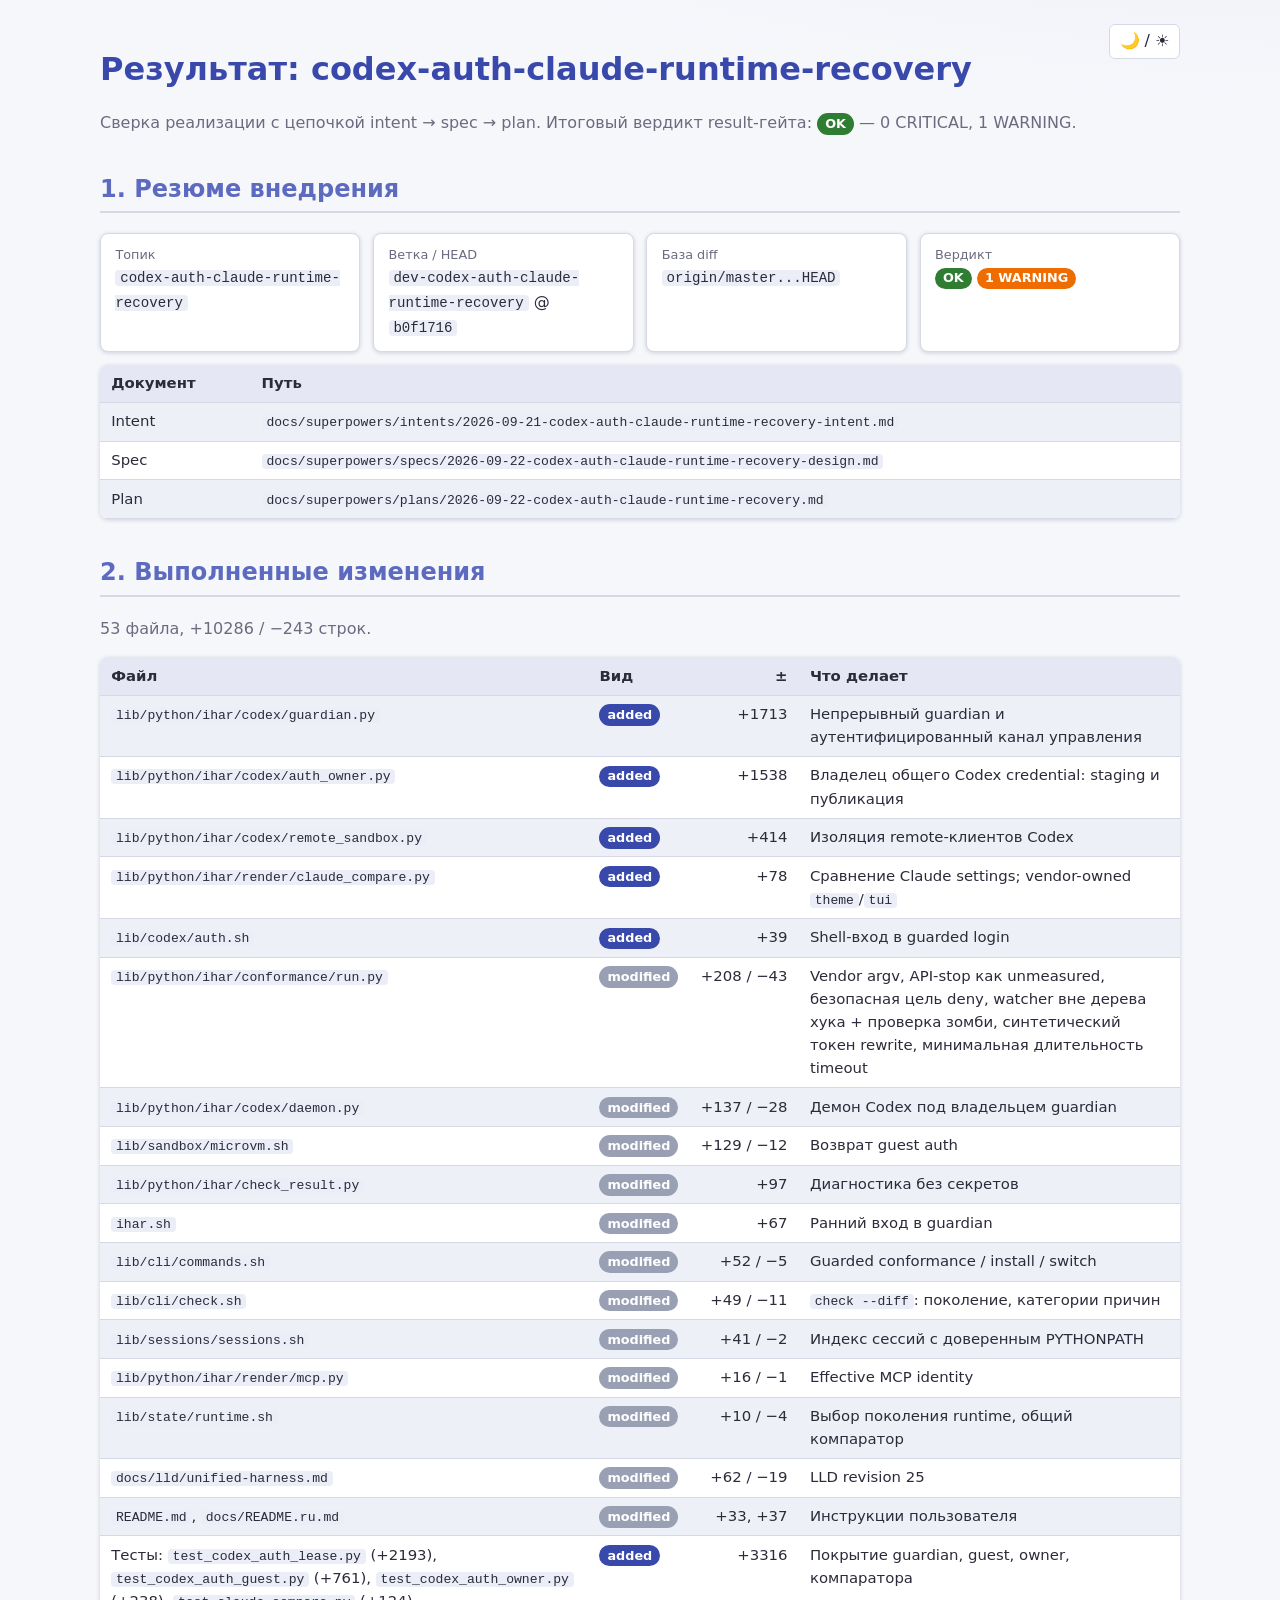
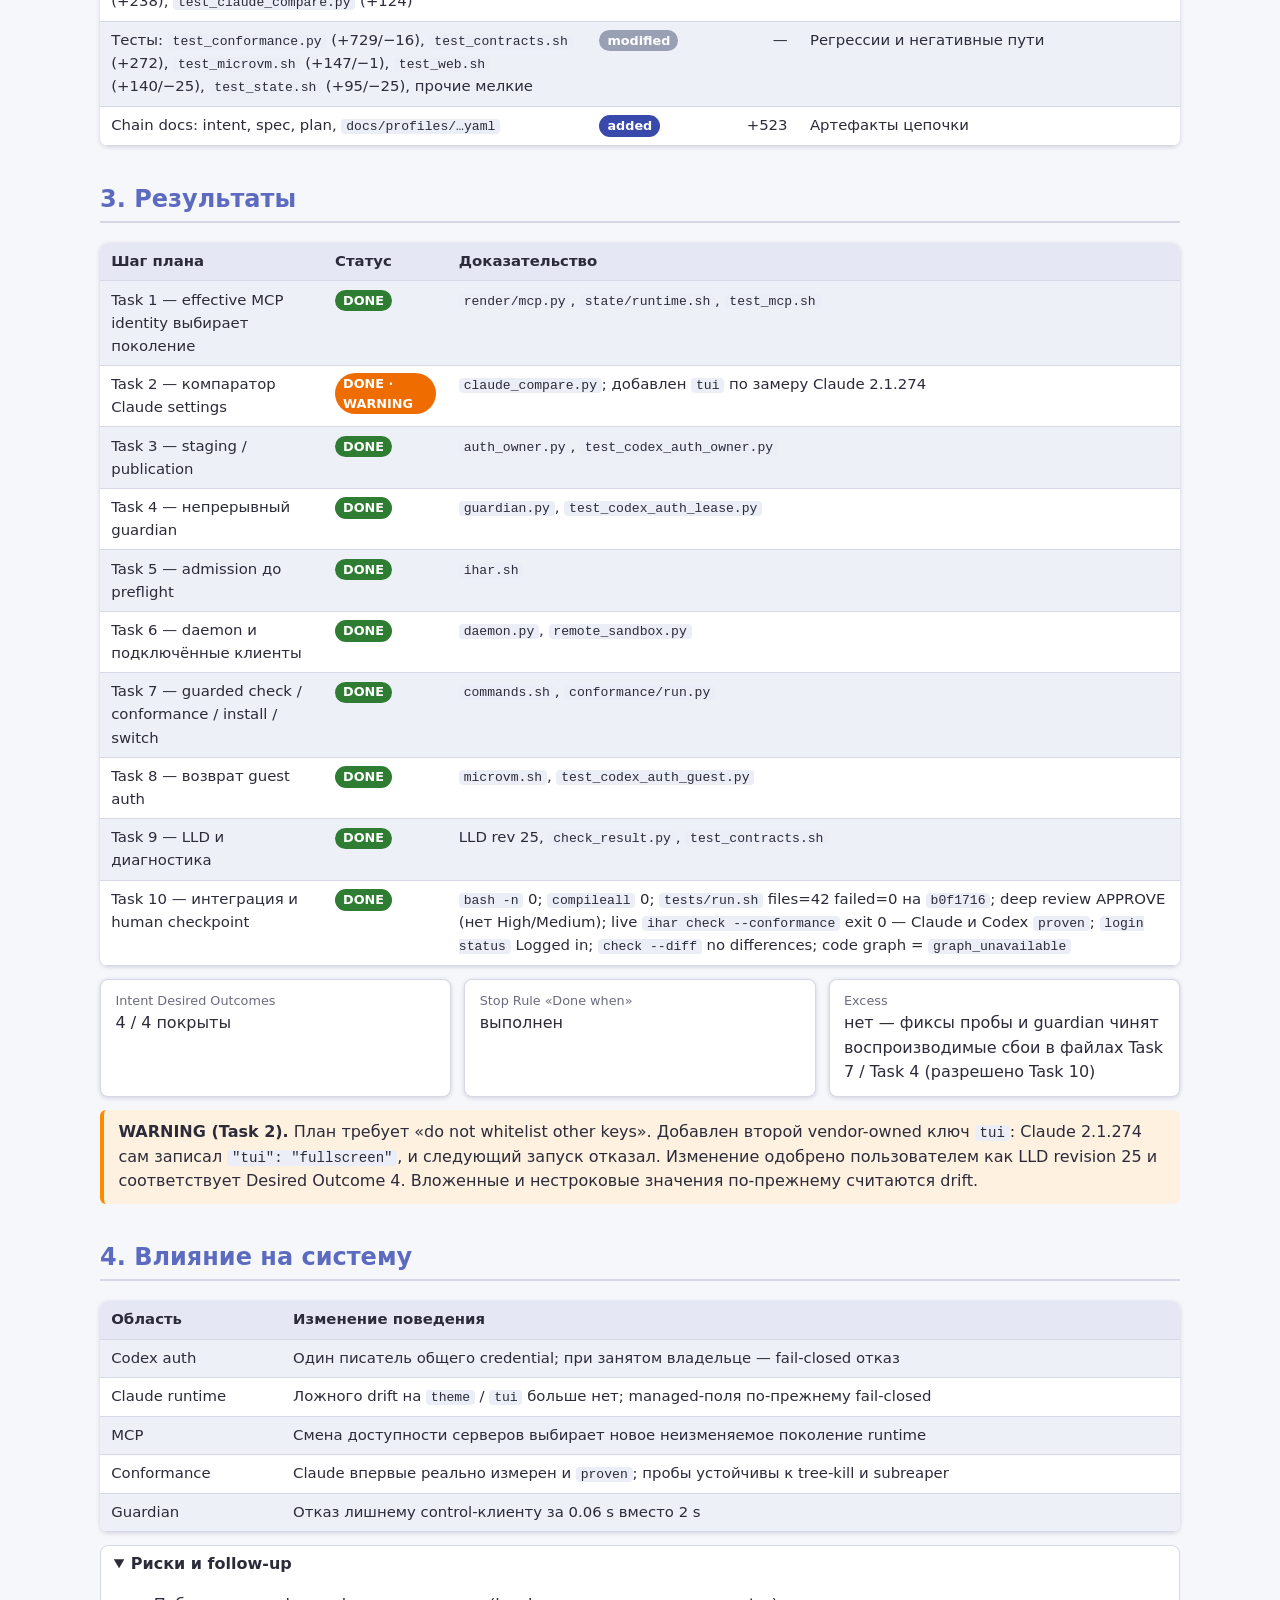
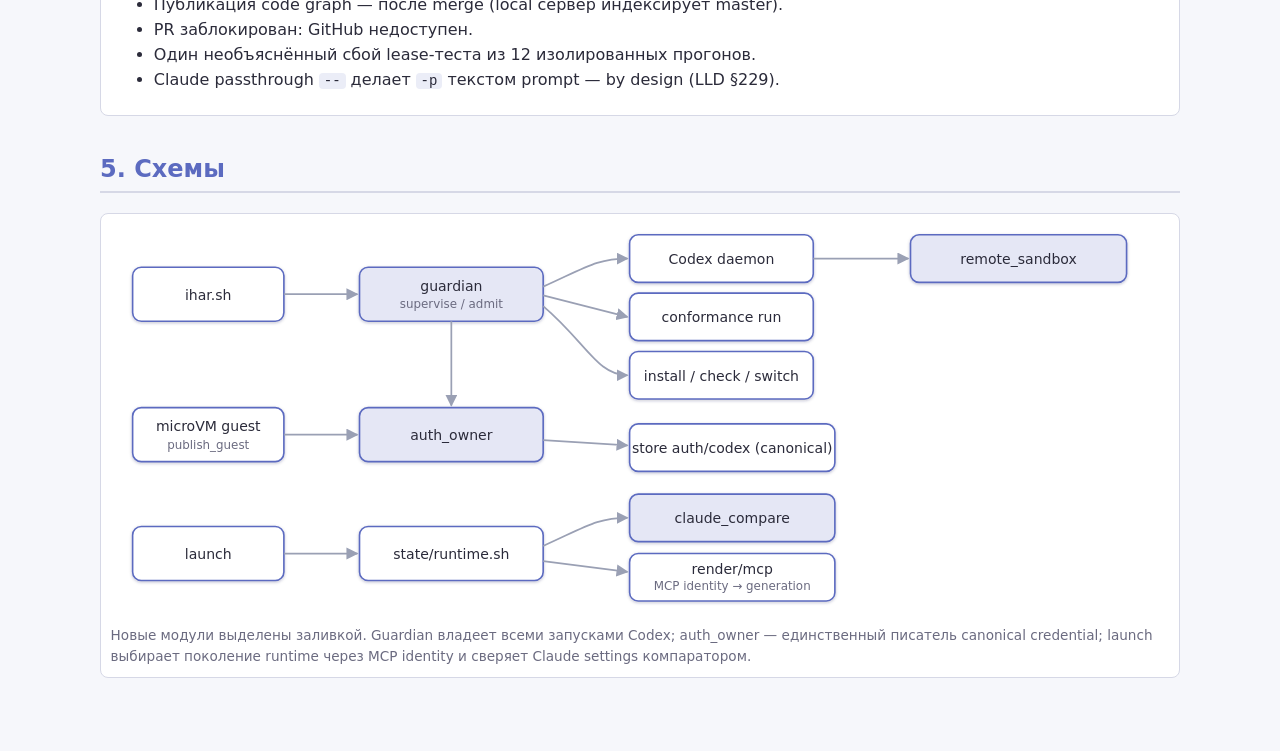
<file: docs/superpowers/reports/codex-auth-claude-runtime-recovery-results.html>
<!DOCTYPE html>
<html lang="ru">
<head>
<meta charset="utf-8">
<meta name="viewport" content="width=device-width, initial-scale=1">
<title>Результат: codex-auth-claude-runtime-recovery</title>
<style>
:root{--bg:#f6f7fb;--surface:#fff;--fg:#2b2b3a;--muted:#6b6b80;--accent:#5c6bc0;--accent-2:#3949ab;--border:#d6d8e6;--line:#9aa0b4;--zebra:#eef0f8;--ok:#43a047;--ok-2:#2e7d32;--warn:#fb8c00;--warn-2:#ef6c00;--danger:#e53935;--danger-2:#c62828;--shadow:rgba(40,40,80,.18)}
body:has(#theme-toggle:checked){--bg:#181825;--surface:#262637;--fg:#cdd6f4;--muted:#a6adc8;--accent:#89b4fa;--accent-2:#5e95f0;--border:#3a3b52;--line:#6c7086;--zebra:#21222f;--ok:#a6e3a1;--ok-2:#74c46e;--warn:#f9e2af;--warn-2:#f5c95b;--danger:#f38ba8;--danger-2:#e8638a;--shadow:rgba(0,0,0,.45)}
body{margin:0 auto;padding:1.5rem 2rem 4rem;max-width:1080px;font:16px/1.55 system-ui,sans-serif;background:radial-gradient(1200px 500px at 100% -10%,color-mix(in srgb,var(--accent) 10%,transparent),transparent),var(--bg);color:var(--fg);transition:background .3s,color .3s}
.theme-btn{position:sticky;top:.5rem;float:right;cursor:pointer;user-select:none;padding:.25rem .6rem;border:1px solid var(--border);border-radius:6px;background:var(--surface)}
h1{color:var(--accent-2);margin-bottom:.2rem}h2{color:var(--accent);border-bottom:2px solid var(--border);padding-bottom:.2rem;margin-top:2.2rem}
.lead{color:var(--muted)}
code{background:color-mix(in srgb,var(--accent) 12%,var(--surface));padding:0 .3rem;border-radius:4px;font-size:.88em}
table{width:100%;border-collapse:collapse;background:var(--surface);box-shadow:0 1px 4px var(--shadow);border-radius:8px;overflow:hidden;margin:.8rem 0}
th,td{padding:.45rem .7rem;border-bottom:1px solid var(--border);text-align:left;vertical-align:top;font-size:.93rem}
th{background:color-mix(in srgb,var(--accent) 16%,var(--surface))}
tr:nth-child(even) td{background:var(--zebra)}tr:hover td{background:color-mix(in srgb,var(--accent) 10%,var(--surface))}
.num{text-align:right;white-space:nowrap;font-variant-numeric:tabular-nums}
.badge{display:inline-block;padding:.05rem .5rem;border-radius:999px;font-size:.8rem;font-weight:600;color:#fff}
.b-ok{background:var(--ok-2)}.b-warn{background:var(--warn-2)}.b-add{background:var(--accent-2)}.b-mod{background:var(--line)}
.note{border-left:4px solid var(--warn);background:color-mix(in srgb,var(--warn) 12%,var(--surface));padding:.6rem .9rem;border-radius:6px;margin:.8rem 0}
.cards{display:grid;grid-template-columns:repeat(auto-fit,minmax(210px,1fr));gap:.8rem}
.card{background:var(--surface);border:1px solid var(--border);border-radius:8px;padding:.7rem .9rem;box-shadow:0 1px 4px var(--shadow)}
.card b{display:block;color:var(--muted);font-size:.8rem;font-weight:500}
details{background:var(--surface);border:1px solid var(--border);border-radius:8px;padding:.4rem .8rem;margin:.6rem 0}
summary{cursor:pointer;font-weight:600}
figure{margin:1rem 0;background:var(--surface);border:1px solid var(--border);border-radius:8px;padding:.6rem}
svg text{fill:var(--fg);font:13px system-ui,sans-serif}svg .sub{fill:var(--muted);font-size:11px}
svg .node{fill:var(--surface);stroke:var(--accent);stroke-width:1.5}svg .new{fill:color-mix(in srgb,var(--accent) 16%,var(--surface))}
svg .edge{stroke:var(--line);stroke-width:1.6;fill:none;marker-end:url(#arr)}
figcaption{color:var(--muted);font-size:.85rem;margin-top:.3rem}
</style>
</head>
<body>
<input type="checkbox" id="theme-toggle" hidden>
<label for="theme-toggle" class="theme-btn" title="Тёмная / светлая тема">🌙 / ☀️</label>
<main class="report">
<h1>Результат: codex-auth-claude-runtime-recovery</h1>
<p class="lead">Сверка реализации с цепочкой intent → spec → plan. Итоговый вердикт result-гейта: <span class="badge b-ok">OK</span> — 0 CRITICAL, 1 WARNING.</p>

<h2>1. Резюме внедрения</h2>
<div class="cards">
<div class="card"><b>Топик</b><code>codex-auth-claude-runtime-recovery</code></div>
<div class="card"><b>Ветка / HEAD</b><code>dev-codex-auth-claude-runtime-recovery</code> @ <code>b0f1716</code></div>
<div class="card"><b>База diff</b><code>origin/master...HEAD</code></div>
<div class="card"><b>Вердикт</b><span class="badge b-ok">OK</span> <span class="badge b-warn">1 WARNING</span></div>
</div>
<table><tr><th>Документ</th><th>Путь</th></tr>
<tr><td>Intent</td><td><code>docs/superpowers/intents/2026-09-21-codex-auth-claude-runtime-recovery-intent.md</code></td></tr>
<tr><td>Spec</td><td><code>docs/superpowers/specs/2026-09-22-codex-auth-claude-runtime-recovery-design.md</code></td></tr>
<tr><td>Plan</td><td><code>docs/superpowers/plans/2026-09-22-codex-auth-claude-runtime-recovery.md</code></td></tr></table>

<h2>2. Выполненные изменения</h2>
<p class="lead">53 файла, +10286 / −243 строк.</p>
<table><tr><th>Файл</th><th>Вид</th><th class="num">±</th><th>Что делает</th></tr>
<tr><td><code>lib/python/ihar/codex/guardian.py</code></td><td><span class="badge b-add">added</span></td><td class="num">+1713</td><td>Непрерывный guardian и аутентифицированный канал управления</td></tr>
<tr><td><code>lib/python/ihar/codex/auth_owner.py</code></td><td><span class="badge b-add">added</span></td><td class="num">+1538</td><td>Владелец общего Codex credential: staging и публикация</td></tr>
<tr><td><code>lib/python/ihar/codex/remote_sandbox.py</code></td><td><span class="badge b-add">added</span></td><td class="num">+414</td><td>Изоляция remote-клиентов Codex</td></tr>
<tr><td><code>lib/python/ihar/render/claude_compare.py</code></td><td><span class="badge b-add">added</span></td><td class="num">+78</td><td>Сравнение Claude settings; vendor-owned <code>theme</code>/<code>tui</code></td></tr>
<tr><td><code>lib/codex/auth.sh</code></td><td><span class="badge b-add">added</span></td><td class="num">+39</td><td>Shell-вход в guarded login</td></tr>
<tr><td><code>lib/python/ihar/conformance/run.py</code></td><td><span class="badge b-mod">modified</span></td><td class="num">+208 / −43</td><td>Vendor argv, API-stop как unmeasured, безопасная цель deny, watcher вне дерева хука + проверка зомби, синтетический токен rewrite, минимальная длительность timeout</td></tr>
<tr><td><code>lib/python/ihar/codex/daemon.py</code></td><td><span class="badge b-mod">modified</span></td><td class="num">+137 / −28</td><td>Демон Codex под владельцем guardian</td></tr>
<tr><td><code>lib/sandbox/microvm.sh</code></td><td><span class="badge b-mod">modified</span></td><td class="num">+129 / −12</td><td>Возврат guest auth</td></tr>
<tr><td><code>lib/python/ihar/check_result.py</code></td><td><span class="badge b-mod">modified</span></td><td class="num">+97</td><td>Диагностика без секретов</td></tr>
<tr><td><code>ihar.sh</code></td><td><span class="badge b-mod">modified</span></td><td class="num">+67</td><td>Ранний вход в guardian</td></tr>
<tr><td><code>lib/cli/commands.sh</code></td><td><span class="badge b-mod">modified</span></td><td class="num">+52 / −5</td><td>Guarded conformance / install / switch</td></tr>
<tr><td><code>lib/cli/check.sh</code></td><td><span class="badge b-mod">modified</span></td><td class="num">+49 / −11</td><td><code>check --diff</code>: поколение, категории причин</td></tr>
<tr><td><code>lib/sessions/sessions.sh</code></td><td><span class="badge b-mod">modified</span></td><td class="num">+41 / −2</td><td>Индекс сессий с доверенным PYTHONPATH</td></tr>
<tr><td><code>lib/python/ihar/render/mcp.py</code></td><td><span class="badge b-mod">modified</span></td><td class="num">+16 / −1</td><td>Effective MCP identity</td></tr>
<tr><td><code>lib/state/runtime.sh</code></td><td><span class="badge b-mod">modified</span></td><td class="num">+10 / −4</td><td>Выбор поколения runtime, общий компаратор</td></tr>
<tr><td><code>docs/lld/unified-harness.md</code></td><td><span class="badge b-mod">modified</span></td><td class="num">+62 / −19</td><td>LLD revision 25</td></tr>
<tr><td><code>README.md</code>, <code>docs/README.ru.md</code></td><td><span class="badge b-mod">modified</span></td><td class="num">+33, +37</td><td>Инструкции пользователя</td></tr>
<tr><td>Тесты: <code>test_codex_auth_lease.py</code> (+2193), <code>test_codex_auth_guest.py</code> (+761), <code>test_codex_auth_owner.py</code> (+238), <code>test_claude_compare.py</code> (+124)</td><td><span class="badge b-add">added</span></td><td class="num">+3316</td><td>Покрытие guardian, guest, owner, компаратора</td></tr>
<tr><td>Тесты: <code>test_conformance.py</code> (+729/−16), <code>test_contracts.sh</code> (+272), <code>test_microvm.sh</code> (+147/−1), <code>test_web.sh</code> (+140/−25), <code>test_state.sh</code> (+95/−25), прочие мелкие</td><td><span class="badge b-mod">modified</span></td><td class="num">—</td><td>Регрессии и негативные пути</td></tr>
<tr><td>Chain docs: intent, spec, plan, <code>docs/profiles/…yaml</code></td><td><span class="badge b-add">added</span></td><td class="num">+523</td><td>Артефакты цепочки</td></tr>
</table>

<h2>3. Результаты</h2>
<table><tr><th>Шаг плана</th><th>Статус</th><th>Доказательство</th></tr>
<tr><td>Task 1 — effective MCP identity выбирает поколение</td><td><span class="badge b-ok">DONE</span></td><td><code>render/mcp.py</code>, <code>state/runtime.sh</code>, <code>test_mcp.sh</code></td></tr>
<tr><td>Task 2 — компаратор Claude settings</td><td><span class="badge b-warn">DONE · WARNING</span></td><td><code>claude_compare.py</code>; добавлен <code>tui</code> по замеру Claude 2.1.274</td></tr>
<tr><td>Task 3 — staging / publication</td><td><span class="badge b-ok">DONE</span></td><td><code>auth_owner.py</code>, <code>test_codex_auth_owner.py</code></td></tr>
<tr><td>Task 4 — непрерывный guardian</td><td><span class="badge b-ok">DONE</span></td><td><code>guardian.py</code>, <code>test_codex_auth_lease.py</code></td></tr>
<tr><td>Task 5 — admission до preflight</td><td><span class="badge b-ok">DONE</span></td><td><code>ihar.sh</code></td></tr>
<tr><td>Task 6 — daemon и подключённые клиенты</td><td><span class="badge b-ok">DONE</span></td><td><code>daemon.py</code>, <code>remote_sandbox.py</code></td></tr>
<tr><td>Task 7 — guarded check / conformance / install / switch</td><td><span class="badge b-ok">DONE</span></td><td><code>commands.sh</code>, <code>conformance/run.py</code></td></tr>
<tr><td>Task 8 — возврат guest auth</td><td><span class="badge b-ok">DONE</span></td><td><code>microvm.sh</code>, <code>test_codex_auth_guest.py</code></td></tr>
<tr><td>Task 9 — LLD и диагностика</td><td><span class="badge b-ok">DONE</span></td><td>LLD rev 25, <code>check_result.py</code>, <code>test_contracts.sh</code></td></tr>
<tr><td>Task 10 — интеграция и human checkpoint</td><td><span class="badge b-ok">DONE</span></td><td><code>bash -n</code> 0; <code>compileall</code> 0; <code>tests/run.sh</code> files=42 failed=0 на <code>b0f1716</code>; deep review APPROVE (нет High/Medium); live <code>ihar check --conformance</code> exit 0 — Claude и Codex <code>proven</code>; <code>login status</code> Logged in; <code>check --diff</code> no differences; code graph = <code>graph_unavailable</code></td></tr>
</table>
<div class="cards">
<div class="card"><b>Intent Desired Outcomes</b>4 / 4 покрыты</div>
<div class="card"><b>Stop Rule «Done when»</b>выполнен</div>
<div class="card"><b>Excess</b>нет — фиксы пробы и guardian чинят воспроизводимые сбои в файлах Task 7 / Task 4 (разрешено Task 10)</div>
</div>
<div class="note"><b>WARNING (Task 2).</b> План требует «do not whitelist other keys». Добавлен второй vendor-owned ключ <code>tui</code>: Claude 2.1.274 сам записал <code>"tui": "fullscreen"</code>, и следующий запуск отказал. Изменение одобрено пользователем как LLD revision 25 и соответствует Desired Outcome 4. Вложенные и нестроковые значения по-прежнему считаются drift.</div>

<h2>4. Влияние на систему</h2>
<table><tr><th>Область</th><th>Изменение поведения</th></tr>
<tr><td>Codex auth</td><td>Один писатель общего credential; при занятом владельце — fail-closed отказ</td></tr>
<tr><td>Claude runtime</td><td>Ложного drift на <code>theme</code> / <code>tui</code> больше нет; managed-поля по-прежнему fail-closed</td></tr>
<tr><td>MCP</td><td>Смена доступности серверов выбирает новое неизменяемое поколение runtime</td></tr>
<tr><td>Conformance</td><td>Claude впервые реально измерен и <code>proven</code>; пробы устойчивы к tree-kill и subreaper</td></tr>
<tr><td>Guardian</td><td>Отказ лишнему control-клиенту за 0.06 s вместо 2 s</td></tr>
</table>
<details open><summary>Риски и follow-up</summary>
<ul>
<li>Публикация code graph — после merge (local сервер индексирует master).</li>
<li>PR заблокирован: GitHub недоступен.</li>
<li>Один необъяснённый сбой lease-теста из 12 изолированных прогонов.</li>
<li>Claude passthrough <code>--</code> делает <code>-p</code> текстом prompt — by design (LLD §229).</li>
</ul></details>

<h2>5. Схемы</h2>
<figure>
<svg viewBox="0 0 980 360" width="100%" role="img" aria-label="Схема компонентов">
<defs>
<filter id="ds"><feDropShadow dx="0" dy="1" stdDeviation="1.5" flood-color="rgba(40,40,80,.25)"/></filter>
<marker id="arr" viewBox="0 0 10 10" refX="9" refY="5" markerWidth="7" markerHeight="7" orient="auto-start-reverse"><path d="M0,0 L10,5 L0,10 z" fill="#9aa0b4"/></marker>
</defs>
<g filter="url(#ds)">
<rect class="node" x="20" y="40" width="140" height="50" rx="8"/><text x="90" y="70" text-anchor="middle">ihar.sh</text>
<rect class="node new" x="230" y="40" width="170" height="50" rx="8"/><text x="315" y="62" text-anchor="middle">guardian</text><text class="sub" x="315" y="78" text-anchor="middle">supervise / admit</text>
<rect class="node" x="480" y="10" width="170" height="44" rx="8"/><text x="565" y="37" text-anchor="middle">Codex daemon</text>
<rect class="node" x="480" y="64" width="170" height="44" rx="8"/><text x="565" y="91" text-anchor="middle">conformance run</text>
<rect class="node" x="480" y="118" width="170" height="44" rx="8"/><text x="565" y="145" text-anchor="middle">install / check / switch</text>
<rect class="node new" x="230" y="170" width="170" height="50" rx="8"/><text x="315" y="200" text-anchor="middle">auth_owner</text>
<rect class="node" x="480" y="185" width="190" height="44" rx="8"/><text x="575" y="212" text-anchor="middle">store auth/codex (canonical)</text>
<rect class="node" x="20" y="170" width="140" height="50" rx="8"/><text x="90" y="192" text-anchor="middle">microVM guest</text><text class="sub" x="90" y="208" text-anchor="middle">publish_guest</text>
<rect class="node" x="20" y="280" width="140" height="50" rx="8"/><text x="90" y="310" text-anchor="middle">launch</text>
<rect class="node" x="230" y="280" width="170" height="50" rx="8"/><text x="315" y="310" text-anchor="middle">state/runtime.sh</text>
<rect class="node new" x="480" y="250" width="190" height="44" rx="8"/><text x="575" y="277" text-anchor="middle">claude_compare</text>
<rect class="node" x="480" y="305" width="190" height="44" rx="8"/><text x="575" y="324" text-anchor="middle">render/mcp</text><text class="sub" x="575" y="339" text-anchor="middle">MCP identity → generation</text>
<rect class="node new" x="740" y="10" width="200" height="44" rx="8"/><text x="840" y="37" text-anchor="middle">remote_sandbox</text>
</g>
<path class="edge" d="M160,65 L228,65"/>
<path class="edge" d="M400,58 C440,40 450,32 478,32"/>
<path class="edge" d="M400,66 L478,86"/>
<path class="edge" d="M400,76 C440,110 450,140 478,140"/>
<path class="edge" d="M315,90 L315,168"/>
<path class="edge" d="M400,200 L478,205"/>
<path class="edge" d="M160,195 L228,195"/>
<path class="edge" d="M650,32 L738,32"/>
<path class="edge" d="M160,305 L228,305"/>
<path class="edge" d="M400,298 C440,280 450,272 478,272"/>
<path class="edge" d="M400,312 L478,322"/>
</svg>
<figcaption>Новые модули выделены заливкой. Guardian владеет всеми запусками Codex; auth_owner — единственный писатель canonical credential; launch выбирает поколение runtime через MCP identity и сверяет Claude settings компаратором.</figcaption>
</figure>
</main>
</body>
</html>
</file>
